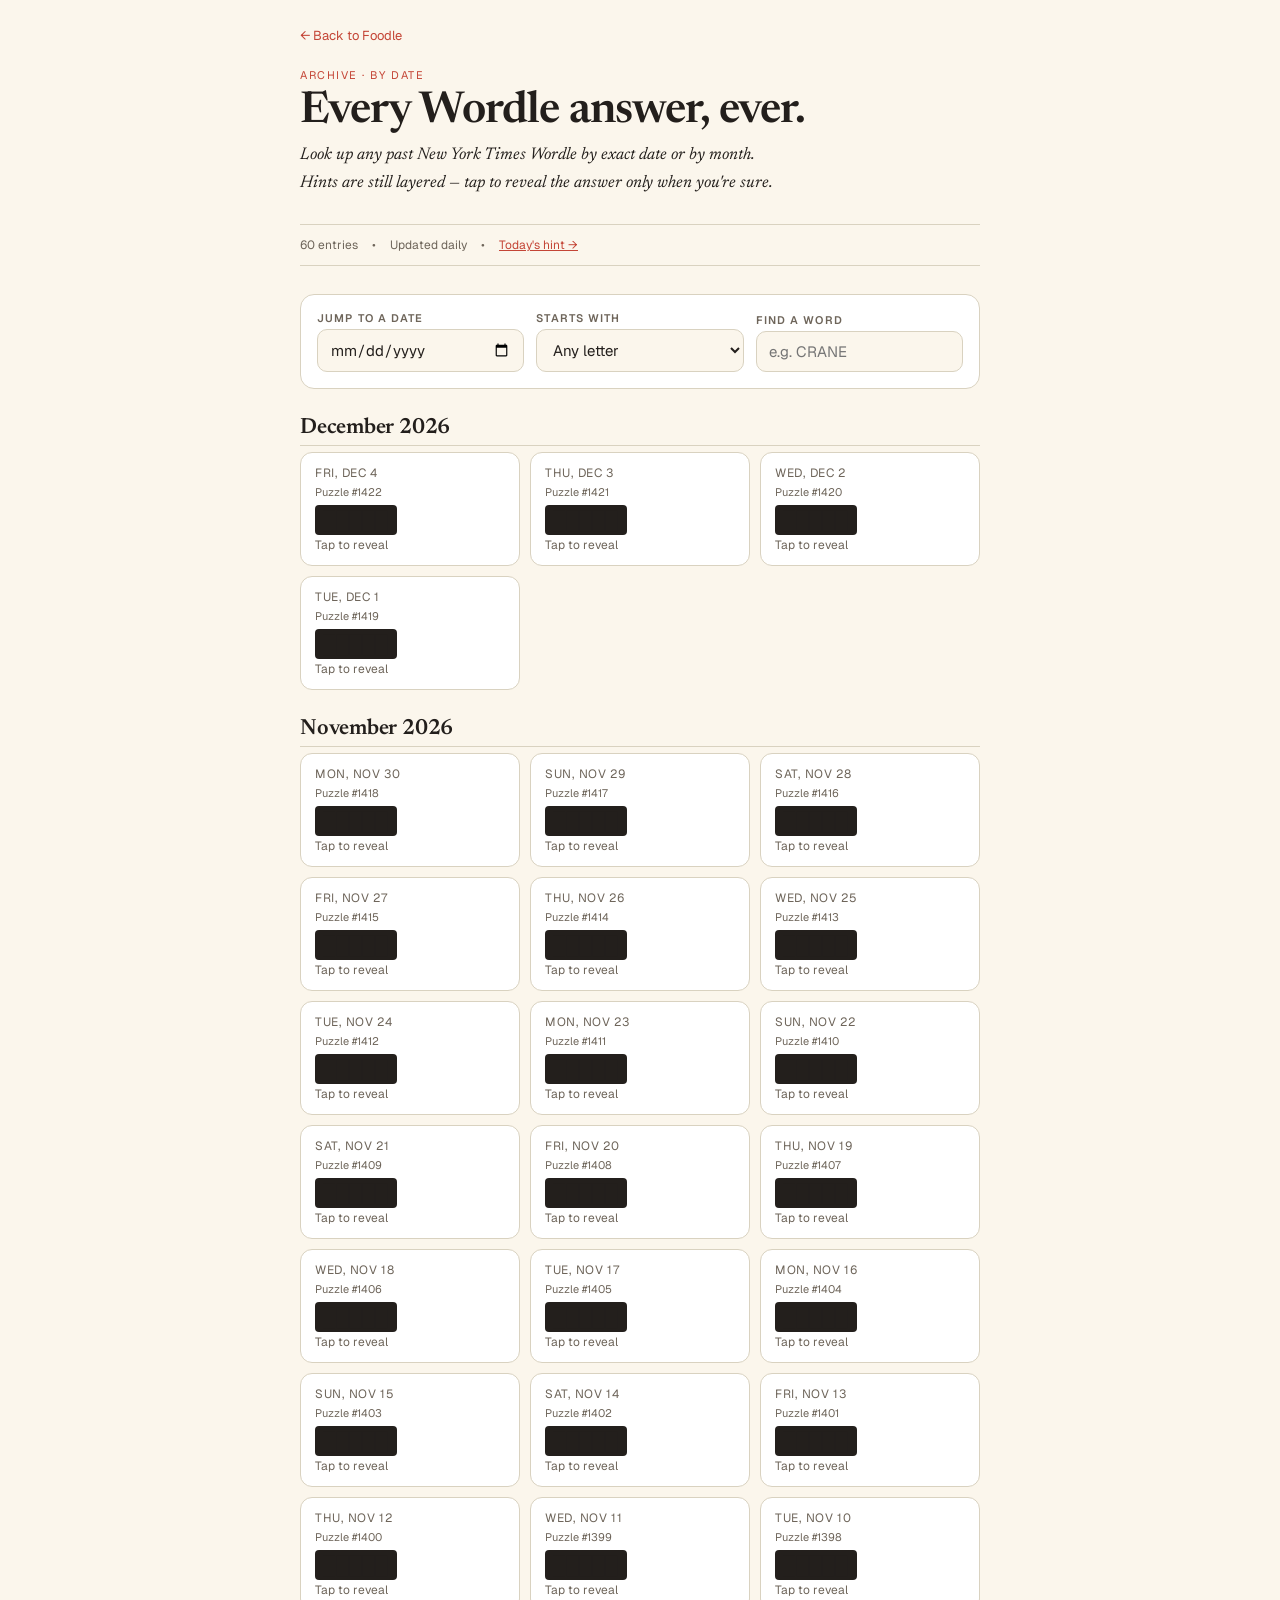
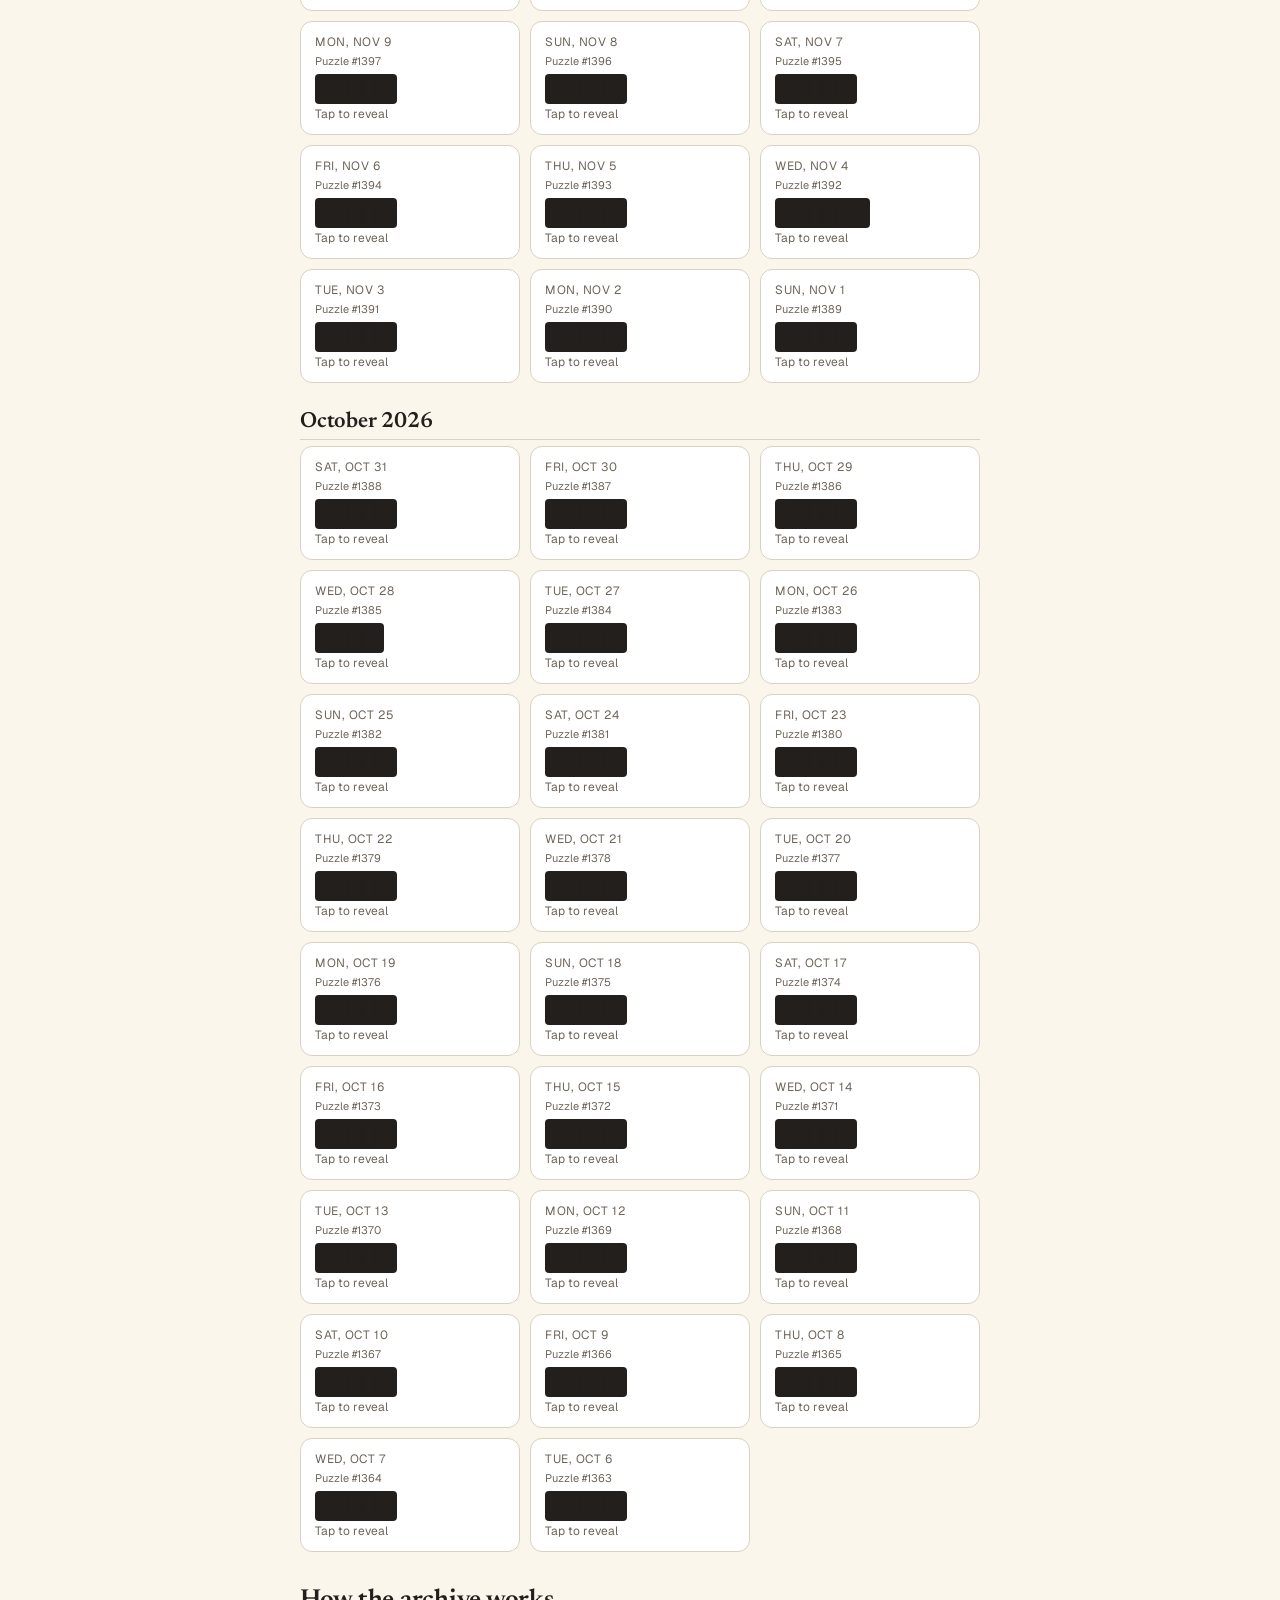
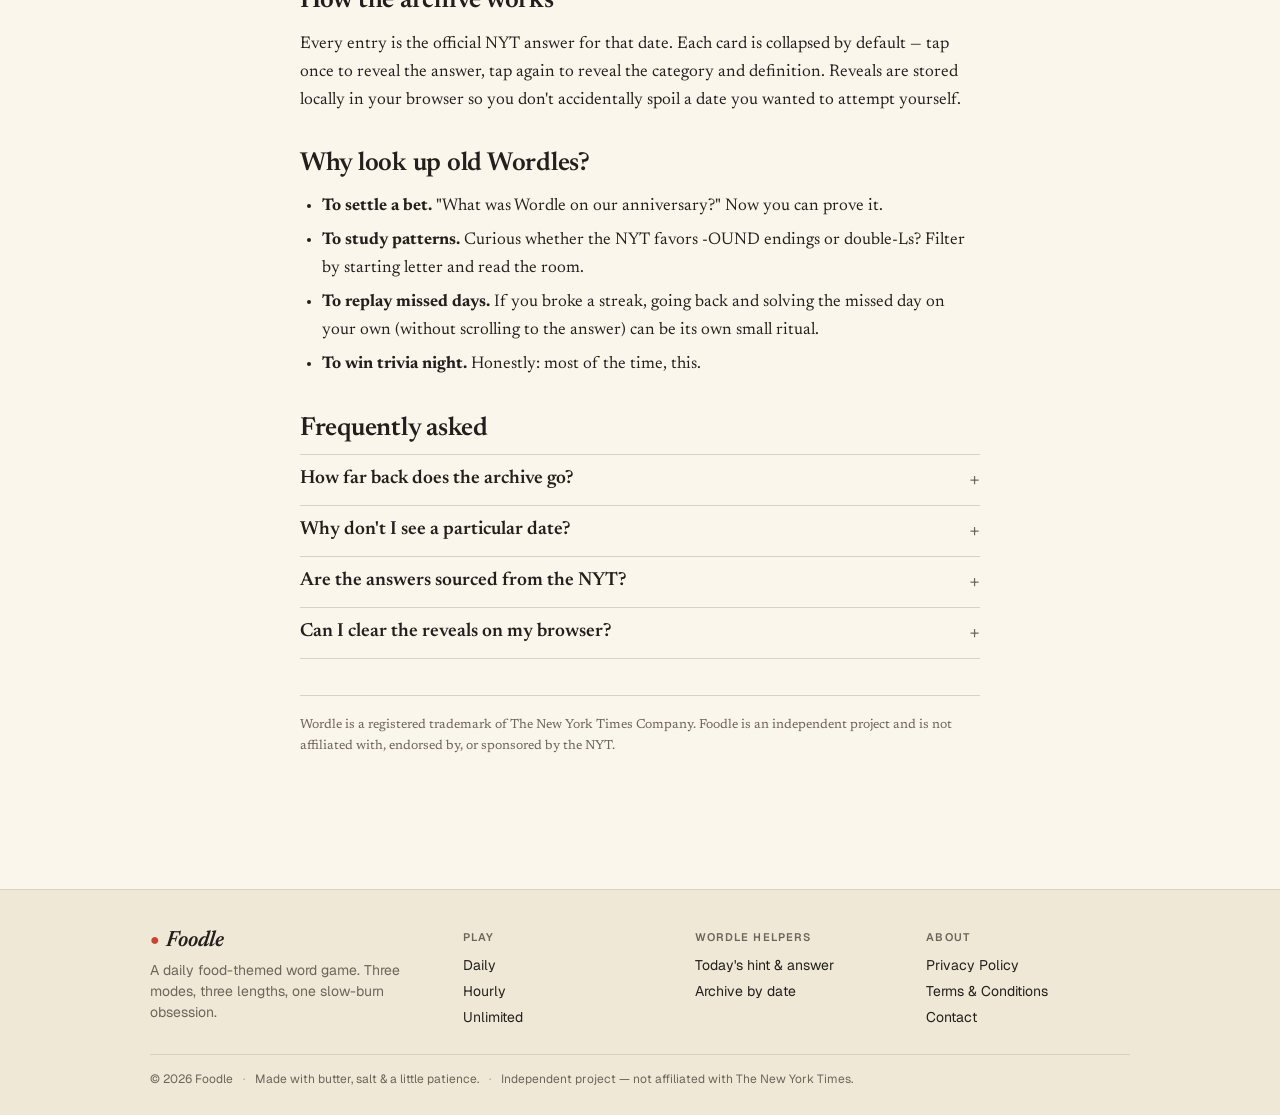
<file: hints-date.html>
<!DOCTYPE html>
<html lang="en">
<head>
<meta charset="UTF-8" />
<meta name="viewport" content="width=device-width, initial-scale=1" />
<title>Wordle hints &amp; answers archive — Foodle</title>
<meta name="description" content="Look up any past New York Times Wordle answer by date. Layered hints first, full answer on tap — full searchable archive going back to launch." />
<link rel="preconnect" href="https://fonts.googleapis.com" />
<link rel="preconnect" href="https://fonts.gstatic.com" crossorigin />
<link href="https://fonts.googleapis.com/css2?family=Newsreader:ital,opsz,wght@0,6..72,400;0,6..72,500;0,6..72,600;0,6..72,700;1,6..72,500&family=Geist:wght@400;500;600;700&family=Geist+Mono:wght@500;600&display=swap" rel="stylesheet" />
<link rel="stylesheet" href="foodle.css" />
<style>
  .date-tools {
    display: flex; flex-wrap: wrap; gap: 12px; align-items: end;
    background: var(--c-surface); border: 1px solid var(--c-border);
    border-radius: 14px; padding: 16px; margin: 24px 0 8px;
  }
  .date-tools .field { display: flex; flex-direction: column; gap: 4px; flex: 1; min-width: 160px; }
  .date-tools label { font-size: 11px; text-transform: uppercase; letter-spacing: 0.1em; color: var(--c-muted); font-weight: 600; }
  .date-tools input, .date-tools select {
    font: inherit; font-family: var(--font-ui);
    background: var(--c-bg); color: var(--c-ink);
    border: 1px solid var(--c-border); border-radius: 10px;
    padding: 10px 12px; font-size: 15px;
  }
  .date-tools input:focus, .date-tools select:focus { outline: 2px solid var(--c-accent); outline-offset: 1px; }
  .month-group { margin: 28px 0 14px; }
  .month-group h3 {
    font-family: var(--font-display);
    font-size: 22px; font-weight: 600;
    letter-spacing: -0.01em;
    margin: 0 0 6px;
    border-bottom: 1px solid var(--c-border);
    padding-bottom: 6px;
  }
  .archive-empty { padding: 40px 20px; text-align: center; color: var(--c-muted); border: 1px dashed var(--c-border); border-radius: 14px; margin: 16px 0; }
  .day-card-grid {
    display: grid;
    grid-template-columns: repeat(auto-fill, minmax(200px, 1fr));
    gap: 10px;
  }
  .day-card {
    background: var(--c-surface);
    border: 1px solid var(--c-border);
    border-radius: 12px;
    padding: 12px 14px;
    display: flex; flex-direction: column; gap: 4px;
    transition: border-color .15s ease, transform .15s ease;
  }
  .day-card:hover { border-color: var(--c-accent); transform: translateY(-1px); }
  .day-card .dc-date { font-family: var(--font-ui); font-size: 12px; color: var(--c-muted); text-transform: uppercase; letter-spacing: 0.06em; }
  .day-card .dc-num { font-family: var(--font-mono); font-size: 11px; color: var(--c-muted); }
  .day-card .dc-word { font-family: var(--font-mono); font-weight: 700; font-size: 20px; letter-spacing: 0.08em; margin-top: 4px; }
  .day-card .dc-cat { font-size: 12px; color: var(--c-muted); }
</style>
</head>
<body>
<div class="page">
  <a href="index.html" class="page-back">← Back to Foodle</a>
  <div class="page-eyebrow">Archive · by date</div>
  <h1 class="page-title">Every Wordle answer, ever.</h1>
  <p class="page-dek">Look up any past <em>New York Times</em> Wordle by exact date or by month. Hints are still layered — tap to reveal the answer only when you're sure.</p>
  <div class="page-meta">
    <span id="archive-count">Loading…</span>
    <span>•</span>
    <span>Updated daily</span>
    <span>•</span>
    <span><a href="wordle-hint-today.html" style="color:var(--c-accent)">Today's hint &rarr;</a></span>
  </div>

  <div class="date-tools">
    <div class="field">
      <label for="jump-date">Jump to a date</label>
      <input type="date" id="jump-date" />
    </div>
    <div class="field">
      <label for="filter-letter">Starts with</label>
      <select id="filter-letter">
        <option value="">Any letter</option>
      </select>
    </div>
    <div class="field">
      <label for="search-word">Find a word</label>
      <input type="text" id="search-word" placeholder="e.g. CRANE" autocomplete="off" />
    </div>
  </div>

  <div id="archive-results"></div>

  <h2>How the archive works</h2>
  <p>Every entry is the official NYT answer for that date. Each card is collapsed by default — tap once to reveal the answer, tap again to reveal the category and definition. Reveals are stored locally in your browser so you don't accidentally spoil a date you wanted to attempt yourself.</p>

  <h2>Why look up old Wordles?</h2>
  <ul>
    <li><b>To settle a bet.</b> "What was Wordle on our anniversary?" Now you can prove it.</li>
    <li><b>To study patterns.</b> Curious whether the NYT favors -OUND endings or double-Ls? Filter by starting letter and read the room.</li>
    <li><b>To replay missed days.</b> If you broke a streak, going back and solving the missed day on your own (without scrolling to the answer) can be its own small ritual.</li>
    <li><b>To win trivia night.</b> Honestly: most of the time, this.</li>
  </ul>

  <h2>Frequently asked</h2>
  <div class="faq">
    <details>
      <summary>How far back does the archive go?</summary>
      <p>To Wordle's public launch in October 2021. The list above is a representative sample for this prototype; the production archive includes every published answer.</p>
    </details>
    <details>
      <summary>Why don't I see a particular date?</summary>
      <p>The NYT has occasionally swapped or skipped puzzles for editorial reasons — sensitivity, current events, holidays. We mirror their official log, so anything they pulled won't appear here.</p>
    </details>
    <details>
      <summary>Are the answers sourced from the NYT?</summary>
      <p>The answers are public-knowledge facts about a specific calendar day's puzzle. We don't republish NYT editorial copy — the hints, categories, and notes are written by us.</p>
    </details>
    <details>
      <summary>Can I clear the reveals on my browser?</summary>
      <p>Yes — your reveal history lives in <code>localStorage</code> and never leaves your device. Clearing site data in your browser will reset everything.</p>
    </details>
  </div>

  <p style="font-size: 13px; color: var(--c-muted); border-top: 1px solid var(--c-border); padding-top: 18px; margin-top: 36px;">
    Wordle is a registered trademark of The New York Times Company. Foodle is an independent project and is not affiliated with, endorsed by, or sponsored by the NYT.
  </p>
</div>

<div id="site-footer-slot"></div>

<script>
  // Sample archive — last ~60 days, generated as a stable seed.
  const SAMPLE_WORDS = [
    ["TANGY","taste","Sharply piquant or zesty."],
    ["PRISM","object","Transparent geometric solid that splits light."],
    ["OFTEN","time","Many times; frequently."],
    ["HOIST","verb","To raise something using ropes or pulleys."],
    ["BLAZE","fire","A bright, vigorous flame."],
    ["NUDGE","verb","A small push to encourage."],
    ["CRAVE","verb","To desire intensely."],
    ["SPARE","object","Extra; reserved for backup."],
    ["GRIME","matter","Stubborn, dirty residue."],
    ["WHEEL","object","Round disc rotating on an axle."],
    ["STOMP","verb","To tread heavily."],
    ["OUNCE","measure","One-sixteenth of a pound."],
    ["BRAVO","exclamation","A shout of approval."],
    ["FLAKY","texture","Easily breaking into small layers."],
    ["CULL","verb","To select carefully from a group."],
    ["MIRTH","feeling","Warm, amused happiness."],
    ["QUILT","object","Layered, stitched bedcover."],
    ["JOLLY","feeling","Cheerful and lively."],
    ["KAZOO","object","Toy buzzing wind instrument."],
    ["LOFTY","quality","High in the air; elevated."],
    ["MANGO","food","Sweet tropical stone fruit."],
    ["NIMBLE","quality","Quick and light in movement."],
    ["OPERA","art","A staged dramatic musical work."],
    ["POLKA","dance","Lively partner dance in 2/4 time."],
    ["QUARK","science","Fundamental particle of matter."],
    ["RUMOR","speech","Unverified bit of news."],
    ["SCOLD","verb","To rebuke firmly."],
    ["TRUNK","object","Tree's main woody stem."],
    ["UTTER","verb","To say aloud."],
    ["VIVID","quality","Strikingly bright or lifelike."],
    ["WALTZ","dance","Smooth ballroom dance in 3/4."],
    ["XENON","science","Heavy noble gas, glows blue-violet."],
    ["YACHT","object","Sleek, leisure sailing vessel."],
    ["ZESTY","taste","Lively, citrus-bright in flavor."],
    ["ABYSS","place","An immeasurably deep gulf."],
    ["BRINY","taste","Salty, like seawater."],
    ["CRISP","texture","Firm and brittle in a pleasing way."],
    ["DROLL","quality","Curiously amusing, in a quiet way."],
    ["EBONY","color","A very deep, lustrous black."],
    ["FROST","weather","A thin layer of ice crystals."],
    ["GLINT","light","A small, brief sparkle."],
    ["HAVOC","state","Widespread destruction or disorder."],
    ["IGLOO","object","Domed shelter built of snow blocks."],
    ["JOIST","object","Horizontal beam in floor framing."],
    ["KNEAD","verb","Press and fold dough by hand."],
    ["LEMON","food","Tart yellow citrus fruit."],
    ["MOSSY","texture","Covered in a soft green plant layer."],
    ["NOVEL","object","A long fictional story."],
    ["OASIS","place","Fertile spot in a desert."],
    ["PLUSH","texture","Richly soft and luxurious."],
    ["QUEST","verb","A long search for something valued."],
    ["RAVEN","animal","A large, glossy black bird."],
    ["STORK","animal","A long-legged wading bird."],
    ["THORN","object","A sharp, woody plant point."],
    ["UNZIP","verb","To open a zippered fastener."],
    ["VAULT","object","A secure underground room."],
    ["WAGER","verb","To bet on an outcome."],
    ["XYLEM","science","Plant tissue that carries water up."],
    ["YODEL","verb","Sing with quick alternating pitch."],
    ["ZEBRA","animal","Striped African horse-like mammal."],
    ["ALOFT","place","Up high; in or into the air."],
  ];

  // Generate an archive: for each of the last 60 days, pick a word.
  // We use the date as a deterministic index so every visitor sees the same result.
  function epochDay(d) { return Math.floor(new Date(d.getFullYear(), d.getMonth(), d.getDate()).getTime() / 86400000); }
  const today = new Date();
  const todayEpoch = epochDay(today);
  const STARTING_NUM = 1422; // today's puzzle number
  const ARCHIVE = [];
  for (let offset = 0; offset < 60; offset++) {
    const d = new Date(today.getFullYear(), today.getMonth(), today.getDate() - offset);
    const ed = epochDay(d);
    const idx = ((ed % SAMPLE_WORDS.length) + SAMPLE_WORDS.length) % SAMPLE_WORDS.length;
    const [word, category, def] = SAMPLE_WORDS[idx];
    ARCHIVE.push({
      date: d,
      iso: d.toISOString().slice(0, 10),
      num: STARTING_NUM - offset,
      word, category, def,
    });
  }

  // Populate starts-with filter
  const letters = [...new Set(ARCHIVE.map(a => a.word[0]))].sort();
  const sel = document.getElementById('filter-letter');
  letters.forEach(l => {
    const o = document.createElement('option');
    o.value = l; o.textContent = l;
    sel.appendChild(o);
  });

  // Reveal store
  const REVEAL_KEY = 'foodle:wordle-archive-revealed';
  function getRevealed() { try { return JSON.parse(localStorage.getItem(REVEAL_KEY) || '{}'); } catch { return {}; } }
  function setRevealed(map) { try { localStorage.setItem(REVEAL_KEY, JSON.stringify(map)); } catch {} }

  function fmtMonth(d) {
    return d.toLocaleDateString('en-US', { month: 'long', year: 'numeric' });
  }
  function fmtDay(d) {
    return d.toLocaleDateString('en-US', { weekday: 'short', month: 'short', day: 'numeric' });
  }

  function render(filter = {}) {
    const out = document.getElementById('archive-results');
    out.innerHTML = '';
    let items = ARCHIVE.slice();

    if (filter.iso) items = items.filter(a => a.iso === filter.iso);
    if (filter.letter) items = items.filter(a => a.word[0] === filter.letter);
    if (filter.search) {
      const q = filter.search.trim().toUpperCase();
      if (q) items = items.filter(a => a.word.includes(q));
    }

    if (!items.length) {
      out.innerHTML = '<div class="archive-empty">No matches. Try clearing your filters.</div>';
      document.getElementById('archive-count').textContent = '0 entries';
      return;
    }
    document.getElementById('archive-count').textContent = items.length + ' entries';

    // group by month
    const byMonth = new Map();
    items.forEach(a => {
      const k = fmtMonth(a.date);
      if (!byMonth.has(k)) byMonth.set(k, []);
      byMonth.get(k).push(a);
    });

    const revealed = getRevealed();
    byMonth.forEach((arr, monthKey) => {
      const grp = document.createElement('div');
      grp.className = 'month-group';
      grp.innerHTML = `<h3>${monthKey}</h3>`;
      const grid = document.createElement('div');
      grid.className = 'day-card-grid';
      arr.forEach(entry => {
        const isRevealed = !!revealed[entry.iso];
        const card = document.createElement('div');
        card.className = 'day-card';
        const wordHtml = isRevealed
          ? `<div class="dc-word">${entry.word}</div><div class="dc-cat">${entry.category} · ${entry.def}</div>`
          : `<div class="dc-word"><span class="spoiler revealed-target" data-iso="${entry.iso}" data-word="${entry.word}" data-cat="${entry.category}" data-def="${entry.def}">${'█'.repeat(entry.word.length)}</span></div><div class="dc-cat">Tap to reveal</div>`;
        card.innerHTML = `
          <div class="dc-date">${fmtDay(entry.date)}</div>
          <div class="dc-num">Puzzle #${entry.num}</div>
          ${wordHtml}
        `;
        grid.appendChild(card);
      });
      grp.appendChild(grid);
      out.appendChild(grp);
    });

    out.querySelectorAll('.revealed-target').forEach(el => {
      el.addEventListener('click', () => {
        const iso = el.dataset.iso;
        const map = getRevealed();
        map[iso] = true;
        setRevealed(map);
        // re-render to swap card content
        render(filter);
      });
    });
  }

  // Wire up filters
  const dateInput = document.getElementById('jump-date');
  const search = document.getElementById('search-word');
  function getFilter() {
    return { iso: dateInput.value || '', letter: sel.value || '', search: search.value || '' };
  }
  dateInput.addEventListener('change', () => render(getFilter()));
  sel.addEventListener('change', () => render(getFilter()));
  search.addEventListener('input', () => render(getFilter()));

  render();
</script>
<script src="footer.js" defer></script>
</body>
</html>
</file>
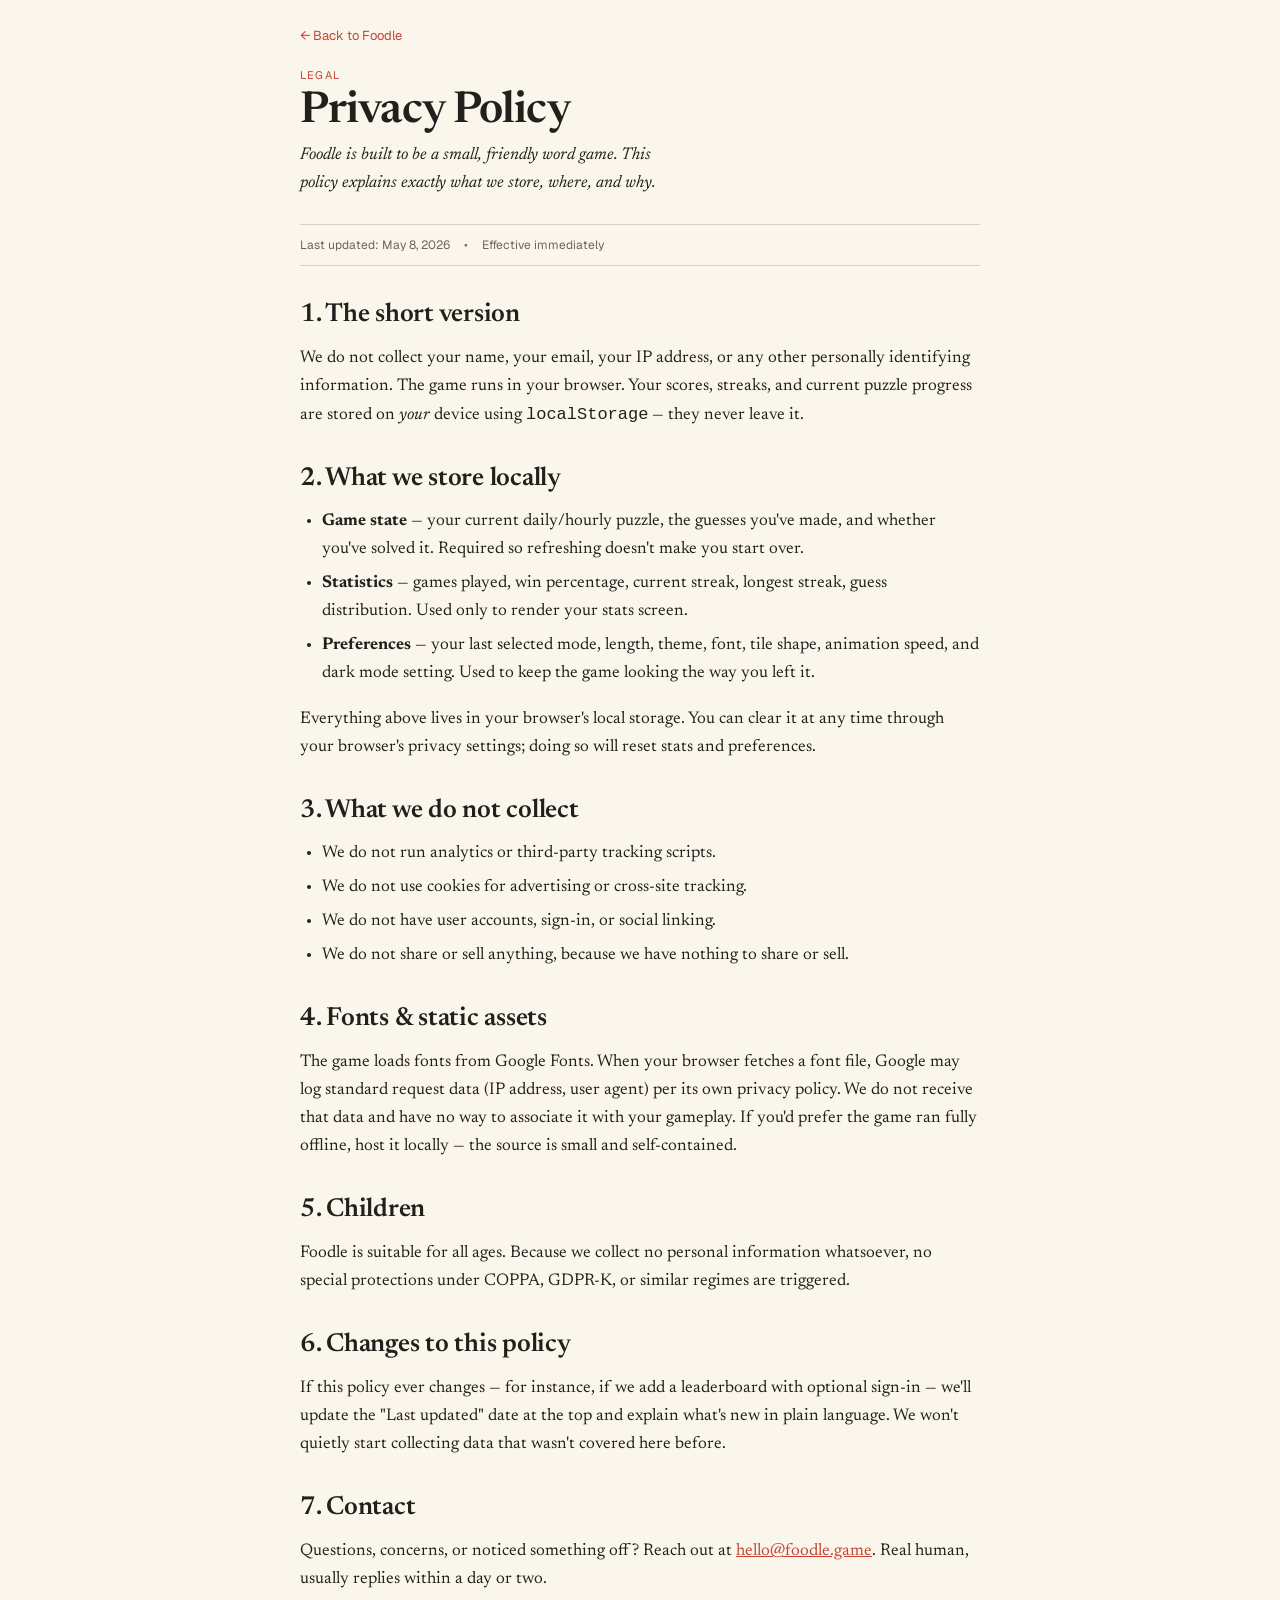
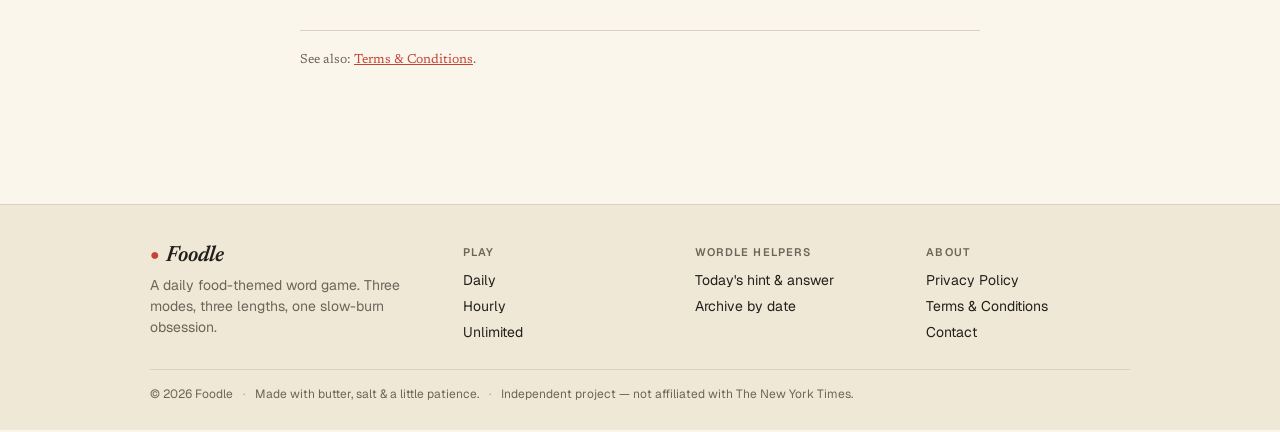
<file: privacy-policy.html>
<!DOCTYPE html>
<html lang="en">
<head>
<meta charset="UTF-8" />
<meta name="viewport" content="width=device-width, initial-scale=1" />
<title>Privacy Policy — Foodle</title>
<link rel="preconnect" href="https://fonts.googleapis.com" />
<link rel="preconnect" href="https://fonts.gstatic.com" crossorigin />
<link href="https://fonts.googleapis.com/css2?family=Newsreader:ital,opsz,wght@0,6..72,400;0,6..72,600;1,6..72,500&family=Geist:wght@400;500;600&display=swap" rel="stylesheet" />
<link rel="stylesheet" href="foodle.css" />
</head>
<body>
<div class="page">
  <a href="index.html" class="page-back">← Back to Foodle</a>
  <div class="page-eyebrow">Legal</div>
  <h1 class="page-title">Privacy Policy</h1>
  <p class="page-dek">Foodle is built to be a small, friendly word game. This policy explains exactly what we store, where, and why.</p>
  <div class="page-meta"><span>Last updated: May 8, 2026</span><span>•</span><span>Effective immediately</span></div>

  <h2>1. The short version</h2>
  <p>We do not collect your name, your email, your IP address, or any other personally identifying information. The game runs in your browser. Your scores, streaks, and current puzzle progress are stored on <em>your</em> device using <code>localStorage</code> — they never leave it.</p>

  <h2>2. What we store locally</h2>
  <ul>
    <li><b>Game state</b> — your current daily/hourly puzzle, the guesses you've made, and whether you've solved it. Required so refreshing doesn't make you start over.</li>
    <li><b>Statistics</b> — games played, win percentage, current streak, longest streak, guess distribution. Used only to render your stats screen.</li>
    <li><b>Preferences</b> — your last selected mode, length, theme, font, tile shape, animation speed, and dark mode setting. Used to keep the game looking the way you left it.</li>
  </ul>
  <p>Everything above lives in your browser's local storage. You can clear it at any time through your browser's privacy settings; doing so will reset stats and preferences.</p>

  <h2>3. What we do not collect</h2>
  <ul>
    <li>We do not run analytics or third-party tracking scripts.</li>
    <li>We do not use cookies for advertising or cross-site tracking.</li>
    <li>We do not have user accounts, sign-in, or social linking.</li>
    <li>We do not share or sell anything, because we have nothing to share or sell.</li>
  </ul>

  <h2>4. Fonts &amp; static assets</h2>
  <p>The game loads fonts from Google Fonts. When your browser fetches a font file, Google may log standard request data (IP address, user agent) per its own privacy policy. We do not receive that data and have no way to associate it with your gameplay. If you'd prefer the game ran fully offline, host it locally — the source is small and self-contained.</p>

  <h2>5. Children</h2>
  <p>Foodle is suitable for all ages. Because we collect no personal information whatsoever, no special protections under COPPA, GDPR-K, or similar regimes are triggered.</p>

  <h2>6. Changes to this policy</h2>
  <p>If this policy ever changes — for instance, if we add a leaderboard with optional sign-in — we'll update the "Last updated" date at the top and explain what's new in plain language. We won't quietly start collecting data that wasn't covered here before.</p>

  <h2>7. Contact</h2>
  <p>Questions, concerns, or noticed something off? Reach out at <a href="mailto:hello@foodle.game">hello@foodle.game</a>. Real human, usually replies within a day or two.</p>

  <p style="font-size: 13px; color: var(--c-muted); border-top: 1px solid var(--c-border); padding-top: 18px; margin-top: 36px;">
    See also: <a href="terms-and-conditions.html">Terms &amp; Conditions</a>.
  </p>
</div>
<div id="site-footer-slot"></div>
<script src="footer.js" defer></script>
</body>
</html>
</file>
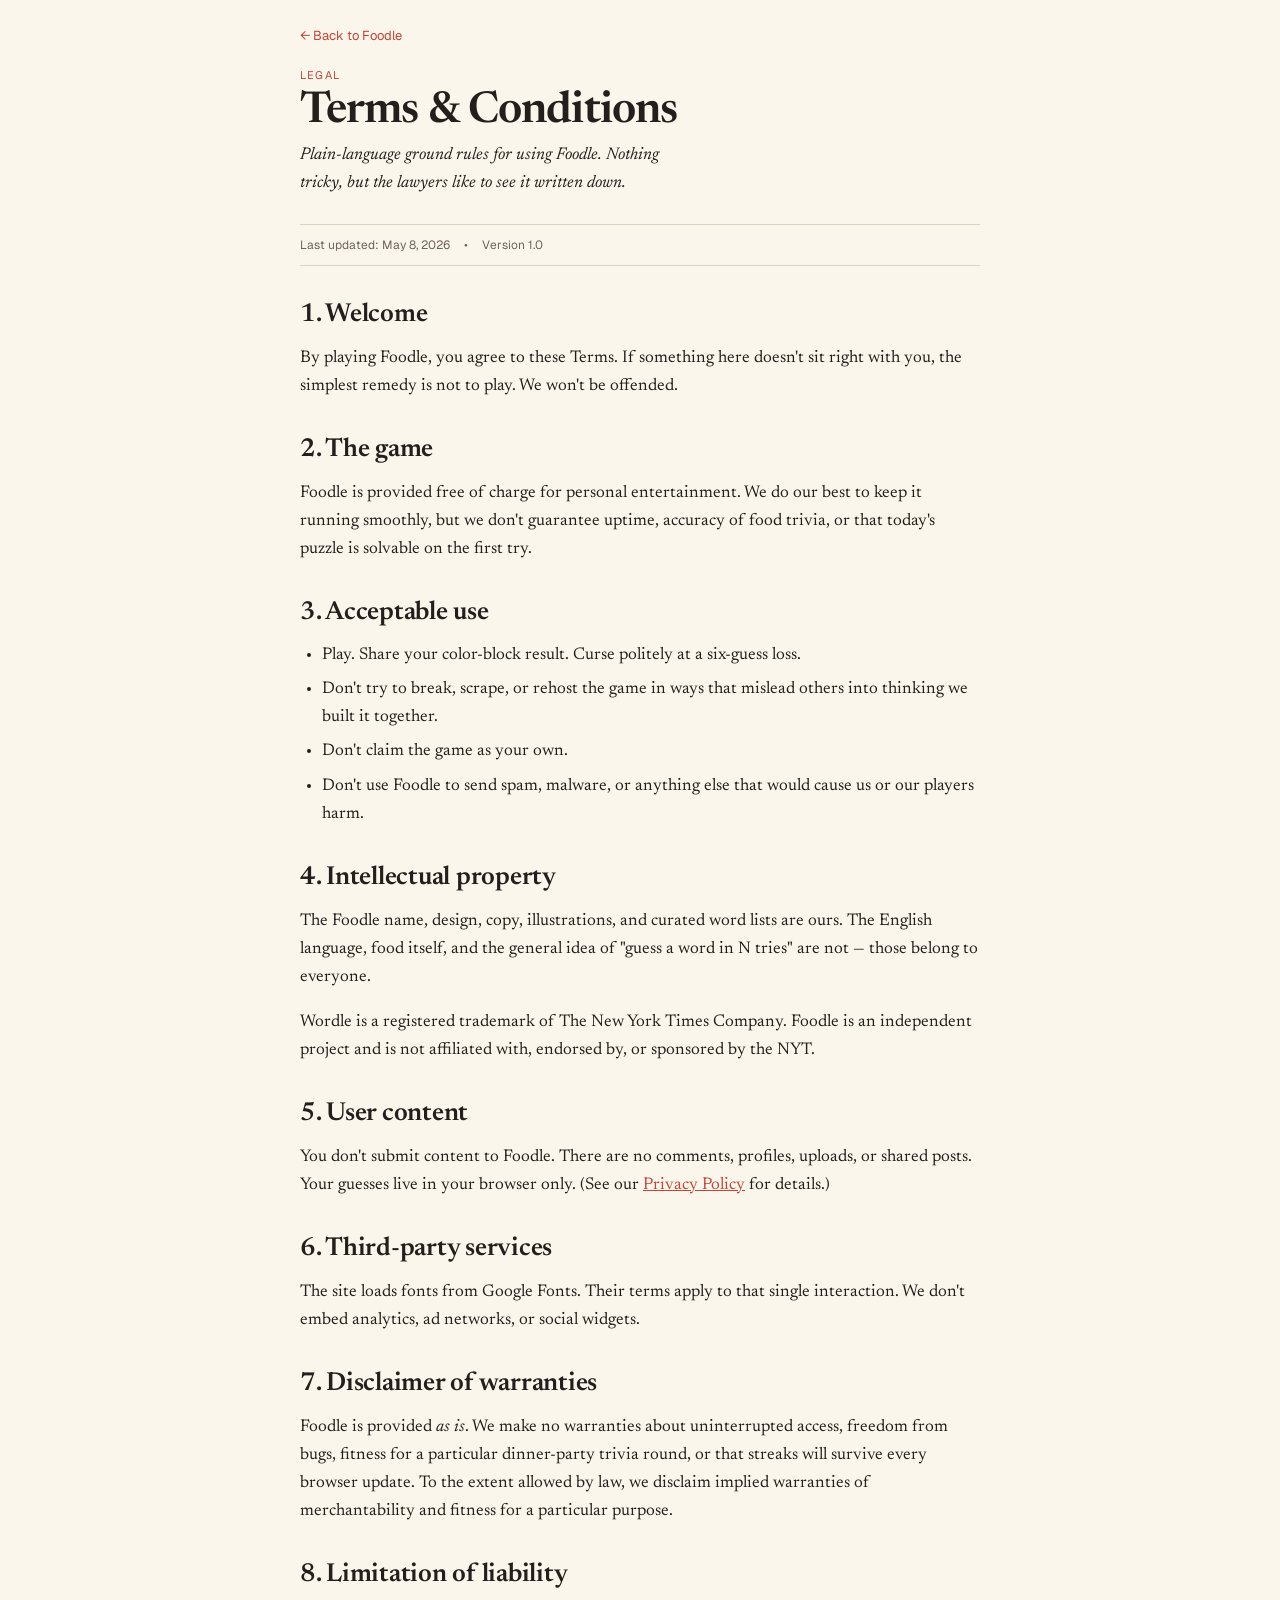
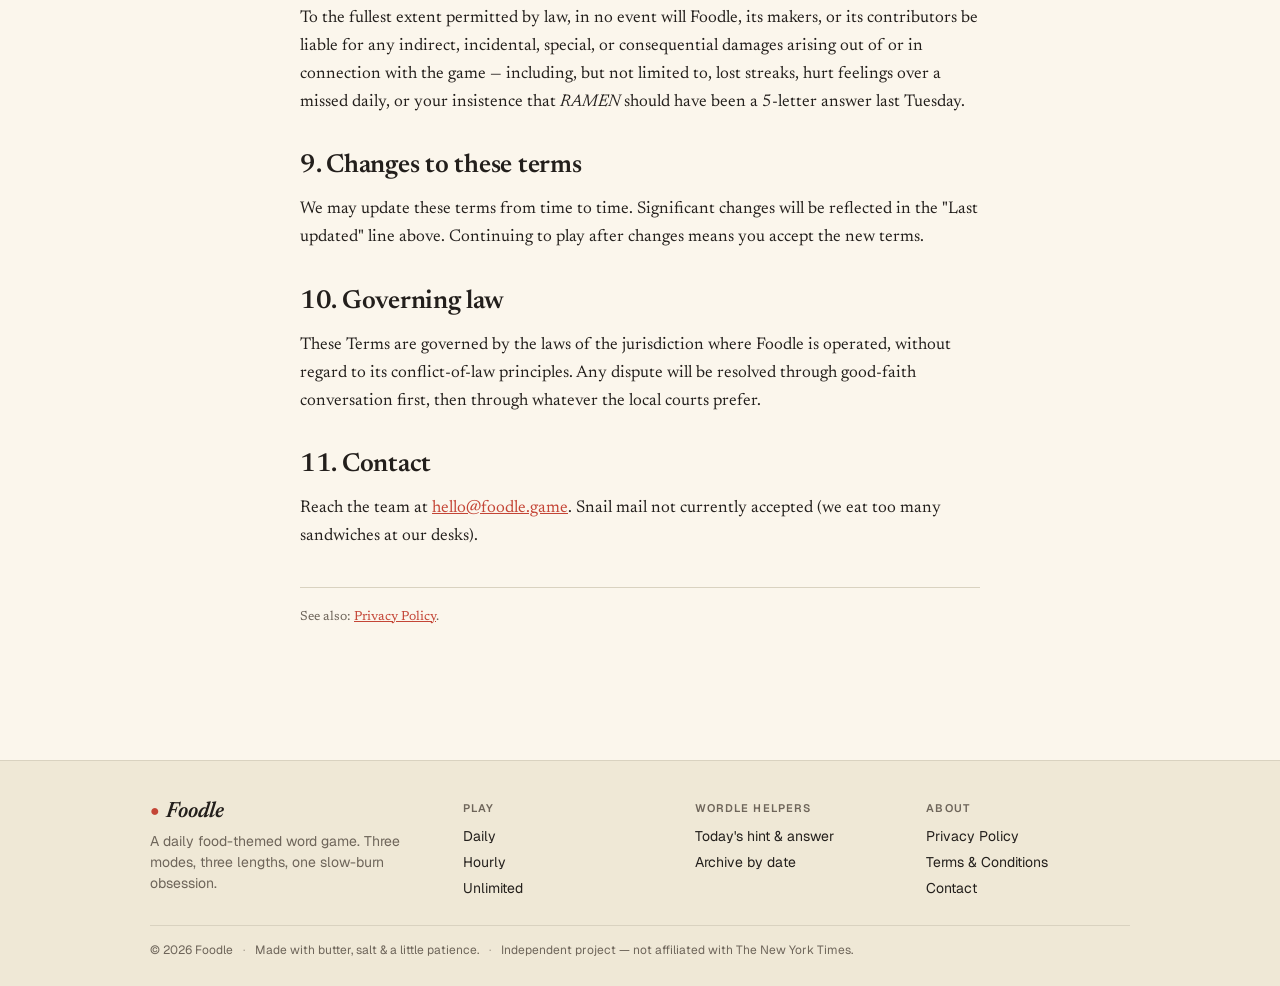
<file: terms-and-conditions.html>
<!DOCTYPE html>
<html lang="en">
<head>
<meta charset="UTF-8" />
<meta name="viewport" content="width=device-width, initial-scale=1" />
<title>Terms &amp; Conditions — Foodle</title>
<link rel="preconnect" href="https://fonts.googleapis.com" />
<link rel="preconnect" href="https://fonts.gstatic.com" crossorigin />
<link href="https://fonts.googleapis.com/css2?family=Newsreader:ital,opsz,wght@0,6..72,400;0,6..72,600;1,6..72,500&family=Geist:wght@400;500;600&display=swap" rel="stylesheet" />
<link rel="stylesheet" href="foodle.css" />
</head>
<body>
<div class="page">
  <a href="index.html" class="page-back">← Back to Foodle</a>
  <div class="page-eyebrow">Legal</div>
  <h1 class="page-title">Terms &amp; Conditions</h1>
  <p class="page-dek">Plain-language ground rules for using Foodle. Nothing tricky, but the lawyers like to see it written down.</p>
  <div class="page-meta"><span>Last updated: May 8, 2026</span><span>•</span><span>Version 1.0</span></div>

  <h2>1. Welcome</h2>
  <p>By playing Foodle, you agree to these Terms. If something here doesn't sit right with you, the simplest remedy is not to play. We won't be offended.</p>

  <h2>2. The game</h2>
  <p>Foodle is provided free of charge for personal entertainment. We do our best to keep it running smoothly, but we don't guarantee uptime, accuracy of food trivia, or that today's puzzle is solvable on the first try.</p>

  <h2>3. Acceptable use</h2>
  <ul>
    <li>Play. Share your color-block result. Curse politely at a six-guess loss.</li>
    <li>Don't try to break, scrape, or rehost the game in ways that mislead others into thinking we built it together.</li>
    <li>Don't claim the game as your own.</li>
    <li>Don't use Foodle to send spam, malware, or anything else that would cause us or our players harm.</li>
  </ul>

  <h2>4. Intellectual property</h2>
  <p>The Foodle name, design, copy, illustrations, and curated word lists are ours. The English language, food itself, and the general idea of "guess a word in N tries" are not — those belong to everyone.</p>
  <p>Wordle is a registered trademark of The New York Times Company. Foodle is an independent project and is not affiliated with, endorsed by, or sponsored by the NYT.</p>

  <h2>5. User content</h2>
  <p>You don't submit content to Foodle. There are no comments, profiles, uploads, or shared posts. Your guesses live in your browser only. (See our <a href="privacy-policy.html">Privacy Policy</a> for details.)</p>

  <h2>6. Third-party services</h2>
  <p>The site loads fonts from Google Fonts. Their terms apply to that single interaction. We don't embed analytics, ad networks, or social widgets.</p>

  <h2>7. Disclaimer of warranties</h2>
  <p>Foodle is provided <em>as is</em>. We make no warranties about uninterrupted access, freedom from bugs, fitness for a particular dinner-party trivia round, or that streaks will survive every browser update. To the extent allowed by law, we disclaim implied warranties of merchantability and fitness for a particular purpose.</p>

  <h2>8. Limitation of liability</h2>
  <p>To the fullest extent permitted by law, in no event will Foodle, its makers, or its contributors be liable for any indirect, incidental, special, or consequential damages arising out of or in connection with the game — including, but not limited to, lost streaks, hurt feelings over a missed daily, or your insistence that <em>RAMEN</em> should have been a 5-letter answer last Tuesday.</p>

  <h2>9. Changes to these terms</h2>
  <p>We may update these terms from time to time. Significant changes will be reflected in the "Last updated" line above. Continuing to play after changes means you accept the new terms.</p>

  <h2>10. Governing law</h2>
  <p>These Terms are governed by the laws of the jurisdiction where Foodle is operated, without regard to its conflict-of-law principles. Any dispute will be resolved through good-faith conversation first, then through whatever the local courts prefer.</p>

  <h2>11. Contact</h2>
  <p>Reach the team at <a href="mailto:hello@foodle.game">hello@foodle.game</a>. Snail mail not currently accepted (we eat too many sandwiches at our desks).</p>

  <p style="font-size: 13px; color: var(--c-muted); border-top: 1px solid var(--c-border); padding-top: 18px; margin-top: 36px;">
    See also: <a href="privacy-policy.html">Privacy Policy</a>.
  </p>
</div>
<div id="site-footer-slot"></div>
<script src="footer.js" defer></script>
</body>
</html>
</file>
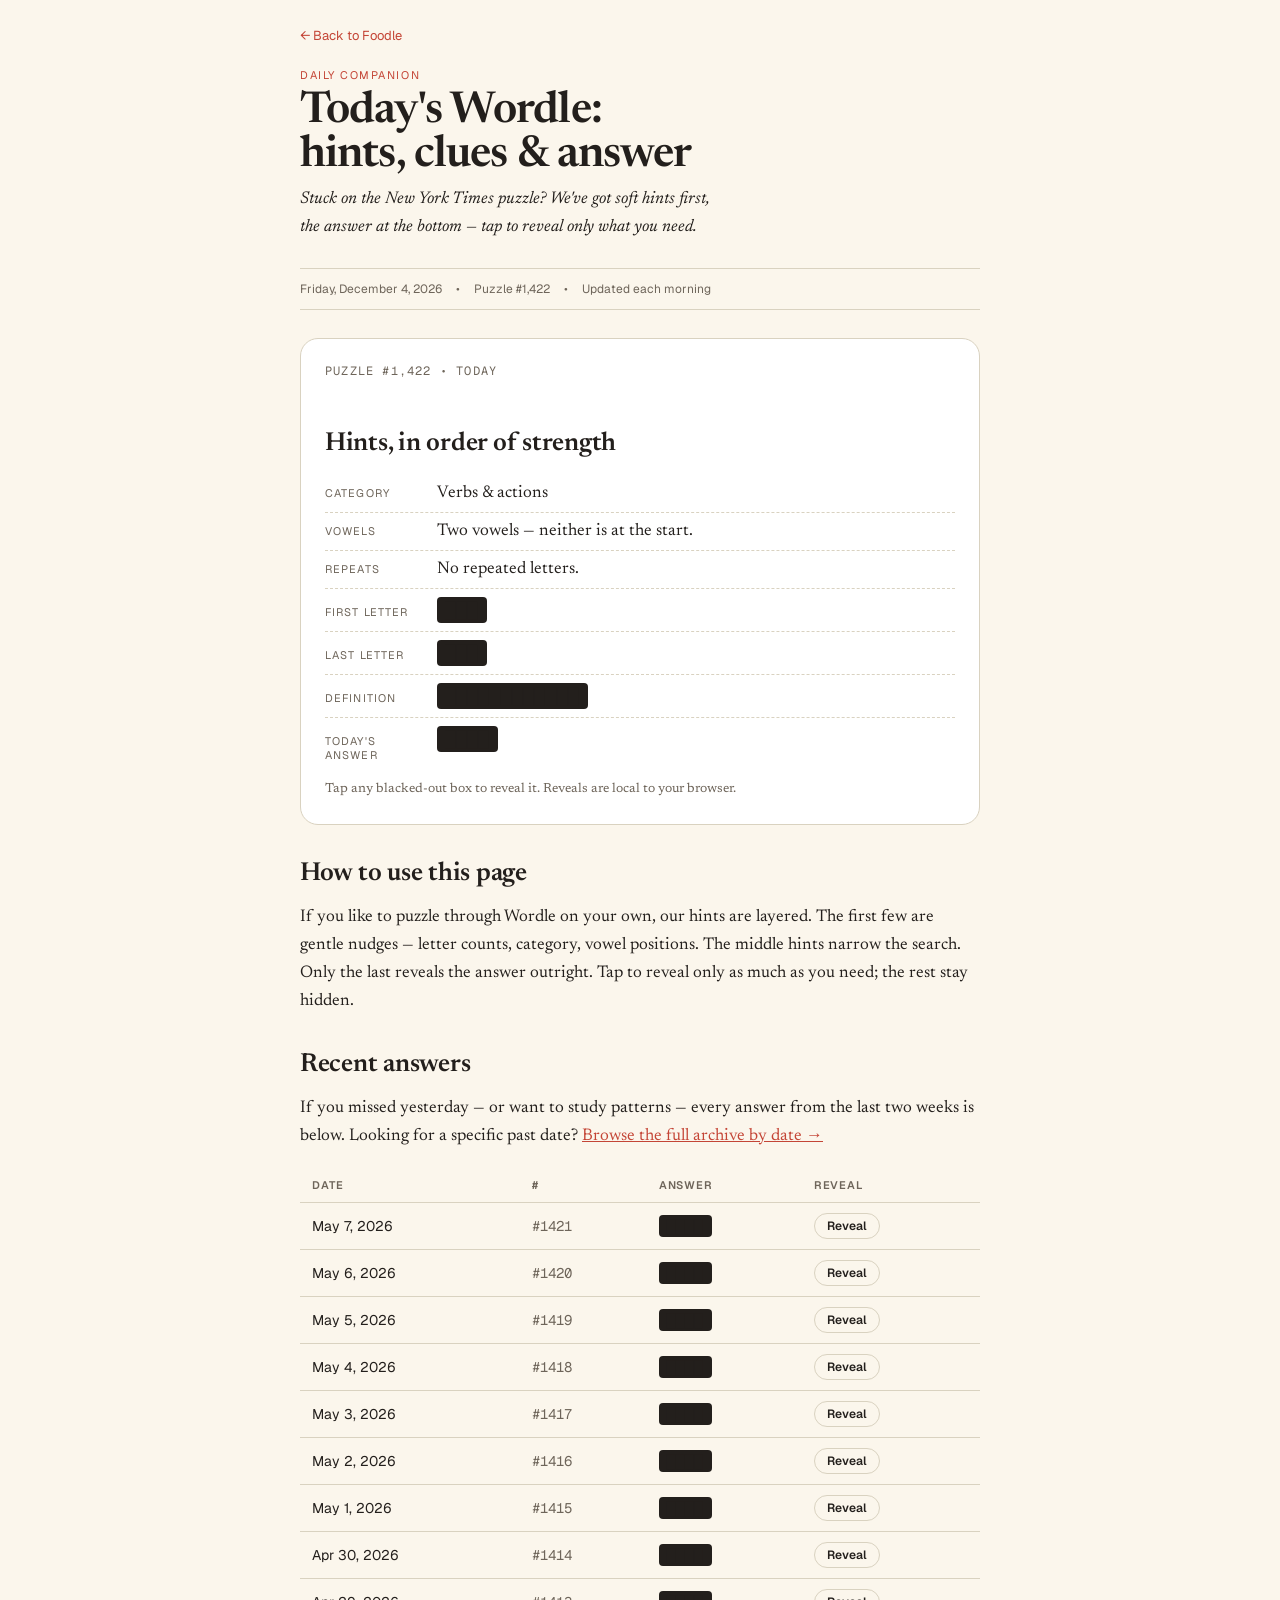
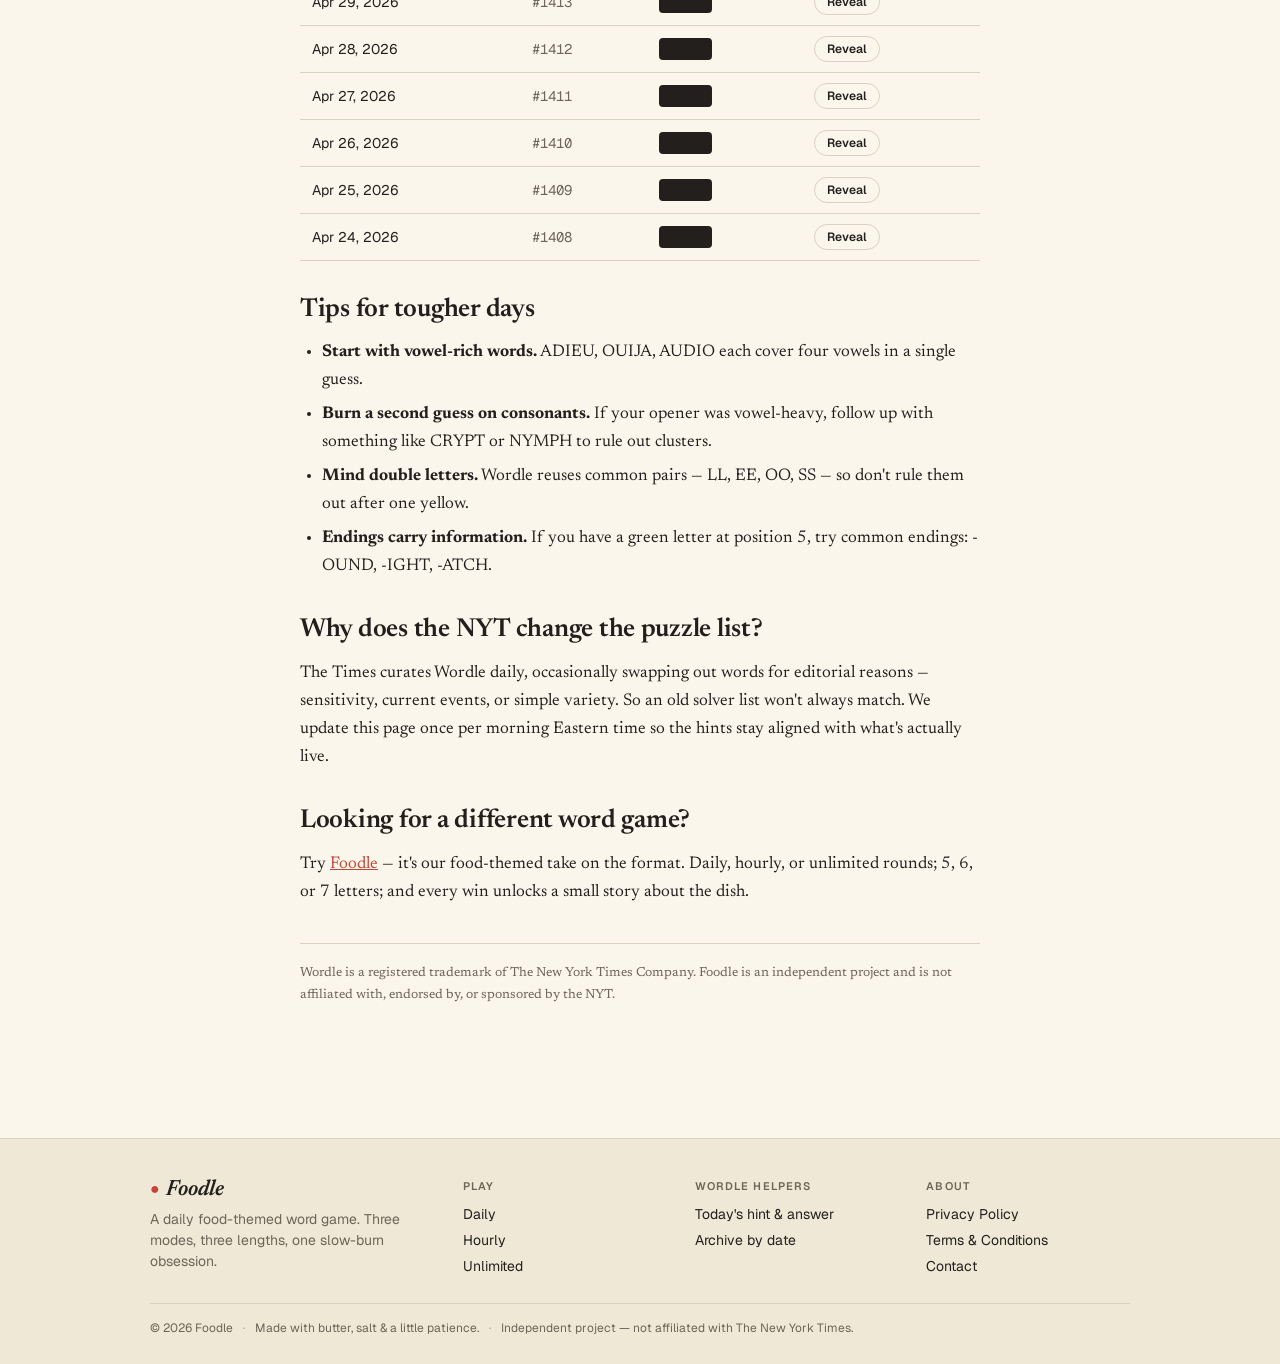
<file: wordle-hint-today.html>
<!DOCTYPE html>
<html lang="en">
<head>
<meta charset="UTF-8" />
<meta name="viewport" content="width=device-width, initial-scale=1" />
<title>Today's NYT Wordle Hint &amp; Answer — Foodle</title>
<meta name="description" content="Today's New York Times Wordle hint and answer, in layered reveals. Get a category clue first, the full answer last — only see what you need." />
<link rel="preconnect" href="https://fonts.googleapis.com" />
<link rel="preconnect" href="https://fonts.gstatic.com" crossorigin />
<link href="https://fonts.googleapis.com/css2?family=Newsreader:ital,opsz,wght@0,6..72,400;0,6..72,500;0,6..72,600;0,6..72,700;1,6..72,500&family=Geist:wght@400;500;600;700&family=Geist+Mono:wght@500;600&display=swap" rel="stylesheet" />
<link rel="stylesheet" href="foodle.css" />
</head>
<body>
<div class="page">
  <a href="index.html" class="page-back">← Back to Foodle</a>
  <div class="page-eyebrow">Daily Companion</div>
  <h1 class="page-title">Today's Wordle: hints, clues &amp; answer</h1>
  <p class="page-dek">Stuck on the <em>New York Times</em> puzzle? We've got soft hints first, the answer at the bottom — tap to reveal only what you need.</p>
  <div class="page-meta">
    <span id="today-date">Friday, May 8, 2026</span>
    <span>•</span>
    <span>Puzzle #1,422</span>
    <span>•</span>
    <span>Updated each morning</span>
  </div>

  <div class="hint-hero">
    <div class="hint-date" id="puzzle-num">PUZZLE #1,422 • TODAY</div>
    <h2 class="hint-card-title">Hints, in order of strength</h2>
    <div class="hint-rows">
      <div class="hint-line">
        <span class="hint-key">Category</span>
        <span class="hint-val">Verbs &amp; actions</span>
      </div>
      <div class="hint-line">
        <span class="hint-key">Vowels</span>
        <span class="hint-val">Two vowels — neither is at the start.</span>
      </div>
      <div class="hint-line">
        <span class="hint-key">Repeats</span>
        <span class="hint-val">No repeated letters.</span>
      </div>
      <div class="hint-line">
        <span class="hint-key">First letter</span>
        <span class="hint-val"><span class="spoiler" data-text="C"></span></span>
      </div>
      <div class="hint-line">
        <span class="hint-key">Last letter</span>
        <span class="hint-val"><span class="spoiler" data-text="L"></span></span>
      </div>
      <div class="hint-line">
        <span class="hint-key">Definition</span>
        <span class="hint-val"><span class="spoiler" data-text="To choose carefully from a group."></span></span>
      </div>
      <div class="hint-line">
        <span class="hint-key">Today's answer</span>
        <span class="hint-val"><span class="spoiler" data-text="CULL"></span></span>
      </div>
    </div>
    <p style="font-size: 13px; color: var(--c-muted); margin: 0;">Tap any blacked-out box to reveal it. Reveals are local to your browser.</p>
  </div>

  <h2>How to use this page</h2>
  <p>If you like to puzzle through Wordle on your own, our hints are layered. The first few are gentle nudges — letter counts, category, vowel positions. The middle hints narrow the search. Only the last reveals the answer outright. Tap to reveal only as much as you need; the rest stay hidden.</p>

  <h2>Recent answers</h2>
  <p>If you missed yesterday — or want to study patterns — every answer from the last two weeks is below. Looking for a specific past date? <a href="hints-date.html">Browse the full archive by date →</a></p>

  <table class="history-table">
    <thead>
      <tr><th>Date</th><th>#</th><th>Answer</th><th>Reveal</th></tr>
    </thead>
    <tbody id="history-body">
      <!-- filled by JS -->
    </tbody>
  </table>

  <h2>Tips for tougher days</h2>
  <ul>
    <li><b>Start with vowel-rich words.</b> ADIEU, OUIJA, AUDIO each cover four vowels in a single guess.</li>
    <li><b>Burn a second guess on consonants.</b> If your opener was vowel-heavy, follow up with something like CRYPT or NYMPH to rule out clusters.</li>
    <li><b>Mind double letters.</b> Wordle reuses common pairs — LL, EE, OO, SS — so don't rule them out after one yellow.</li>
    <li><b>Endings carry information.</b> If you have a green letter at position 5, try common endings: -OUND, -IGHT, -ATCH.</li>
  </ul>

  <h2>Why does the NYT change the puzzle list?</h2>
  <p>The Times curates Wordle daily, occasionally swapping out words for editorial reasons — sensitivity, current events, or simple variety. So an old solver list won't always match. We update this page once per morning Eastern time so the hints stay aligned with what's actually live.</p>

  <h2>Looking for a different word game?</h2>
  <p>Try <a href="index.html">Foodle</a> — it's our food-themed take on the format. Daily, hourly, or unlimited rounds; 5, 6, or 7 letters; and every win unlocks a small story about the dish.</p>

  <p style="font-size: 13px; color: var(--c-muted); border-top: 1px solid var(--c-border); padding-top: 18px; margin-top: 36px;">
    Wordle is a registered trademark of The New York Times Company. Foodle is an independent project and is not affiliated with, endorsed by, or sponsored by the NYT.
  </p>
</div>

<div id="site-footer-slot"></div>
<script src="footer.js" defer></script>

<script>
  // spoiler reveal
  document.querySelectorAll('.spoiler').forEach(el => {
    const tap = () => {
      el.classList.add('revealed');
      el.textContent = el.dataset.text;
      el.removeEventListener('click', tap);
    };
    el.textContent = '████████████'.slice(0, Math.max(3, (el.dataset.text || '').length));
    el.addEventListener('click', tap);
  });

  // populate history (illustrative — would be a real table in production)
  const history = [
    ['May 7, 2026', 1421, 'TANGY'],
    ['May 6, 2026', 1420, 'PRISM'],
    ['May 5, 2026', 1419, 'OFTEN'],
    ['May 4, 2026', 1418, 'HOIST'],
    ['May 3, 2026', 1417, 'BLAZE'],
    ['May 2, 2026', 1416, 'NUDGE'],
    ['May 1, 2026', 1415, 'CRAVE'],
    ['Apr 30, 2026', 1414, 'SPARE'],
    ['Apr 29, 2026', 1413, 'GRIME'],
    ['Apr 28, 2026', 1412, 'WHEEL'],
    ['Apr 27, 2026', 1411, 'STOMP'],
    ['Apr 26, 2026', 1410, 'OUNCE'],
    ['Apr 25, 2026', 1409, 'BRAVO'],
    ['Apr 24, 2026', 1408, 'FLAKY'],
  ];
  const tbody = document.getElementById('history-body');
  history.forEach(([date, num, word]) => {
    const tr = document.createElement('tr');
    tr.innerHTML = `<td>${date}</td><td class="hist-num">#${num}</td><td><span class="spoiler" data-text="${word}">████████</span></td><td><button class="btn btn-ghost" style="padding:4px 12px; font-size:12px;">Reveal</button></td>`;
    const sp = tr.querySelector('.spoiler');
    sp.textContent = '████';
    const reveal = () => { sp.classList.add('revealed'); sp.textContent = word; tr.querySelector('button').remove(); };
    sp.addEventListener('click', reveal);
    tr.querySelector('button').addEventListener('click', reveal);
    tbody.appendChild(tr);
  });

  // today's date
  const d = new Date();
  document.getElementById('today-date').textContent = d.toLocaleDateString('en-US', { weekday:'long', year:'numeric', month:'long', day:'numeric' });
</script>
</body>
</html>
</file>
<file: foodle.css>
:root {
  --c-correct: #5b8a4a;
  --c-present: #d29a3a;
  --c-accent: #c44536;
  --c-cream: #f8f3e7;
  --c-ink: #231f1c;
  --c-bg: #fbf6ec;
  --c-surface: #ffffff;
  --c-border: #d9d2c0;
  --c-muted: #6e655a;
  --c-faint: #efe8d6;
  --c-tile-empty: #efe8d6;
  --c-tile-tbd: #f3ecd8;
  --c-tile-tbd-border: #b3a98e;
  --c-absent: #6e655a;
  --c-key: #ece4d2;
  --c-key-text: #231f1c;
  --font-ui: 'Geist', system-ui, sans-serif;
  --font-display: 'Newsreader', Georgia, serif;
  --font-tile: 'Geist Mono', ui-monospace, monospace;
}

[data-theme="dark"] {
  --c-cream: #1c1916;
  --c-ink: #f0e9da;
  --c-bg: #15130f;
  --c-surface: #211d18;
  --c-border: #3a342a;
  --c-muted: #b6ad9b;
  --c-faint: #2a2520;
  --c-tile-empty: #2a2520;
  --c-tile-tbd: #2a2520;
  --c-tile-tbd-border: #6a6052;
  --c-absent: #4a443a;
  --c-key: #2a2520;
  --c-key-text: #f0e9da;
}

* { box-sizing: border-box; }
html, body { margin: 0; padding: 0; height: 100%; }
body {
  font-family: var(--font-ui);
  background: var(--c-bg);
  color: var(--c-ink);
  -webkit-font-smoothing: antialiased;
  overflow-x: hidden;
}

.app {
  min-height: 100dvh;
  display: flex;
  flex-direction: column;
  max-width: 580px;
  margin: 0 auto;
  padding: 0 12px 12px;
}

/* ---------- Topbar ---------- */
.topbar {
  display: flex;
  align-items: center;
  justify-content: space-between;
  padding: 14px 4px 10px;
  border-bottom: 1px solid var(--c-border);
  position: relative;
}
.brand {
  display: flex;
  align-items: center;
  gap: 8px;
  font-family: var(--font-display);
  font-size: 28px;
  font-weight: 600;
  letter-spacing: -0.02em;
}
.brand-mark {
  color: var(--c-accent);
  font-size: 20px;
  line-height: 1;
}
.brand-name {
  font-style: italic;
}
.topbar-right { display: flex; gap: 4px; }
.icon-btn {
  background: transparent; border: none; padding: 8px;
  color: var(--c-ink); cursor: pointer; border-radius: 8px;
  display: inline-flex; align-items: center; justify-content: center;
}
.icon-btn:hover { background: var(--c-faint); }

.menu-drop {
  position: absolute;
  top: 56px; left: 4px;
  z-index: 50;
  background: var(--c-surface);
  border: 1px solid var(--c-border);
  border-radius: 12px;
  padding: 6px;
  display: flex; flex-direction: column;
  min-width: 240px;
  box-shadow: 0 12px 32px rgba(0,0,0,0.12);
}
.menu-drop a, .menu-drop button.menu-link {
  text-align: left; background: transparent; border: none;
  padding: 10px 12px; border-radius: 8px;
  color: var(--c-ink); text-decoration: none;
  font-family: var(--font-ui); font-size: 14px; cursor: pointer;
}
.menu-drop a:hover, .menu-drop button.menu-link:hover { background: var(--c-faint); }

/* ---------- Control strip ---------- */
.control-strip {
  display: flex;
  gap: 10px;
  align-items: center;
  padding: 12px 0 6px;
  flex-wrap: wrap;
}
.seg {
  display: inline-flex;
  background: var(--c-faint);
  border-radius: 999px;
  padding: 3px;
  gap: 2px;
}
.seg-btn {
  border: none; background: transparent;
  padding: 7px 14px;
  font-family: var(--font-ui); font-size: 13px; font-weight: 500;
  color: var(--c-muted);
  border-radius: 999px; cursor: pointer;
  transition: all .15s ease;
}
.seg-btn.seg-on {
  background: var(--c-ink); color: var(--c-cream);
  box-shadow: 0 1px 2px rgba(0,0,0,0.08);
}
.seg-small .seg-btn { padding: 7px 12px; min-width: 32px; }
.countdown {
  margin-left: auto;
  display: inline-flex; align-items: center; gap: 6px;
  font-family: var(--font-tile); font-size: 13px;
  color: var(--c-muted);
  padding: 6px 10px; border: 1px solid var(--c-border);
  border-radius: 999px;
}
.cd-dot { font-size: 11px; }

/* ---------- Play area ---------- */
.play-area {
  flex: 1;
  display: flex; flex-direction: column;
  align-items: center; justify-content: center;
  padding: 12px 0;
  gap: 14px;
}

/* ---------- Board ---------- */
.board { display: grid; gap: 6px; width: 100%; max-width: 360px; }
.board-row { display: grid; gap: 6px; width: 100%; }
.play-area { width: 100%; }
.tile {
  position: relative;
  aspect-ratio: 1 / 1;
  width: 100%;
  font-family: var(--font-tile);
  font-weight: 700;
  font-size: clamp(20px, 6vw, 32px);
  text-transform: uppercase;
  display: grid;
  place-items: center;
  background: var(--c-tile-empty);
  border: 2px solid transparent;
  color: var(--c-ink);
  transform-style: preserve-3d;
}
.tile-empty { background: transparent; border: 2px solid var(--c-tile-tbd-border); opacity: 0.5; }
.tile-tbd { background: var(--c-tile-tbd); border: 2px solid var(--c-ink); }
.tile-correct { background: var(--c-correct); color: white; border-color: var(--c-correct); }
.tile-present { background: var(--c-present); color: white; border-color: var(--c-present); }
.tile-absent { background: var(--c-absent); color: white; border-color: var(--c-absent); }

.tile-front, .tile-back { display: none; }

.tile-pop { animation: pop .12s ease; }
@keyframes pop {
  0% { transform: scale(.85); }
  60% { transform: scale(1.08); }
  100% { transform: scale(1); }
}
.tile-flip { animation: flip .55s ease both; }
@keyframes flip {
  0% { transform: rotateX(0deg); }
  50% { transform: rotateX(90deg); }
  100% { transform: rotateX(0deg); }
}
.tile-shake { animation: shake .55s ease; }
@keyframes shake {
  10%, 90% { transform: translateX(-1px); }
  20%, 80% { transform: translateX(2px); }
  30%, 50%, 70% { transform: translateX(-4px); }
  40%, 60% { transform: translateX(4px); }
}

/* ---------- Keyboard ---------- */
.kb { display: flex; flex-direction: column; gap: 6px; padding: 8px 0 4px; }
.kb-row { display: flex; justify-content: center; gap: 5px; }
.kb-key {
  flex: 1;
  max-width: 44px;
  height: 56px;
  border: none;
  background: var(--c-key);
  color: var(--c-key-text);
  font-family: var(--font-ui);
  font-weight: 600;
  font-size: 14px;
  text-transform: uppercase;
  cursor: pointer;
  transition: all .12s ease;
}
.kb-key:hover { filter: brightness(0.95); }
.kb-key:active { transform: translateY(1px); }
.kb-wide { flex: 1.5; max-width: 64px; font-size: 11px; letter-spacing: 0.04em; }
.kb-correct { background: var(--c-correct); color: white; }
.kb-present { background: var(--c-present); color: white; }
.kb-absent { background: var(--c-absent); color: white; }

/* ---------- Game meta strip ---------- */
.game-meta {
  display: flex;
  align-items: center;
  justify-content: space-between;
  gap: 12px;
  width: 100%;
  max-width: 380px;
  padding: 6px 0;
}
.meta-cell { text-align: center; }
.meta-label { font-size: 10px; text-transform: uppercase; letter-spacing: 0.08em; color: var(--c-muted); }
.meta-val { font-family: var(--font-display); font-size: 22px; font-weight: 600; }
.hint-btn {
  background: var(--c-surface);
  border: 1px solid var(--c-border);
  padding: 8px 14px;
  border-radius: 999px;
  color: var(--c-ink);
  font-family: var(--font-ui); font-size: 13px; font-weight: 500;
  cursor: pointer;
  display: inline-flex; align-items: center; gap: 6px;
}
.hint-btn:disabled { opacity: 0.4; cursor: not-allowed; }
.hint-ct { font-size: 11px; color: var(--c-muted); }

/* ---------- Toast ---------- */
.toast {
  position: fixed;
  top: 80px;
  left: 50%;
  transform: translateX(-50%);
  background: var(--c-ink);
  color: var(--c-cream);
  padding: 10px 18px;
  border-radius: 999px;
  font-family: var(--font-ui); font-weight: 500; font-size: 14px;
  z-index: 100;
  animation: toast-in .2s ease;
  box-shadow: 0 8px 24px rgba(0,0,0,0.18);
}
@keyframes toast-in {
  from { opacity: 0; transform: translate(-50%, -8px); }
  to { opacity: 1; transform: translate(-50%, 0); }
}

/* ---------- Modal ---------- */
.modal-backdrop {
  position: fixed; inset: 0;
  background: rgba(20, 17, 12, 0.42);
  display: grid; place-items: center;
  z-index: 200;
  padding: 16px;
  animation: bd-in .15s ease;
}
@keyframes bd-in { from { opacity: 0; } to { opacity: 1; } }
.modal {
  background: var(--c-cream);
  border-radius: 18px;
  padding: 26px 22px;
  max-width: 420px;
  width: 100%;
  position: relative;
  max-height: 90vh;
  overflow-y: auto;
  box-shadow: 0 20px 60px rgba(0,0,0,0.22);
  animation: m-in .22s ease;
}
.modal-wide { max-width: 520px; }
@keyframes m-in {
  from { opacity: 0; transform: translateY(12px) scale(.97); }
  to { opacity: 1; transform: none; }
}
.modal-close {
  position: absolute; top: 12px; right: 12px;
  background: transparent; border: none;
  width: 36px; height: 36px;
  border-radius: 50%;
  font-size: 24px; cursor: pointer; color: var(--c-ink);
}
.modal-close:hover { background: var(--c-faint); }
.modal-title {
  font-family: var(--font-display);
  font-size: 28px; font-weight: 600;
  margin: 0 0 14px;
  letter-spacing: -0.01em;
}
.modal-body { font-size: 15px; line-height: 1.5; color: var(--c-ink); margin: 0 0 12px; }
.modal-subhead {
  font-family: var(--font-display);
  font-size: 16px; font-weight: 600;
  margin: 16px 0 8px;
  text-transform: uppercase; letter-spacing: 0.06em;
  text-align: center;
}

/* How-to play */
.howto-examples { margin-top: 12px; }
.howto-row { display: flex; gap: 4px; margin: 14px 0 4px; }
.ex-tile {
  width: 40px; height: 40px;
  display: grid; place-items: center;
  border: 2px solid var(--c-tile-tbd-border);
  font-family: var(--font-tile); font-weight: 700;
  font-size: 18px;
  border-radius: 4px;
}
.ex-correct { background: var(--c-correct); color: white; border-color: var(--c-correct); }
.ex-present { background: var(--c-present); color: white; border-color: var(--c-present); }
.ex-absent { background: var(--c-absent); color: white; border-color: var(--c-absent); }
.howto-line { font-size: 14px; color: var(--c-muted); margin: 0 0 4px; }
.howto-modes {
  margin-top: 18px; padding-top: 14px;
  border-top: 1px solid var(--c-border);
  font-size: 14px; line-height: 1.7; color: var(--c-ink);
}

/* Stats */
.stats-grid { display: grid; grid-template-columns: repeat(4, 1fr); gap: 8px; margin-bottom: 14px; }
.stat-cell { text-align: center; }
.stat-num { font-family: var(--font-display); font-size: 32px; font-weight: 600; line-height: 1; }
.stat-label { font-size: 10px; text-transform: uppercase; letter-spacing: 0.08em; color: var(--c-muted); margin-top: 4px; }
.dist { display: flex; flex-direction: column; gap: 4px; }
.dist-row { display: flex; align-items: center; gap: 8px; font-family: var(--font-tile); font-size: 13px; }
.dist-idx { width: 14px; }
.dist-bar-wrap { flex: 1; }
.dist-bar {
  background: var(--c-absent);
  color: white;
  padding: 3px 8px;
  font-size: 12px;
  text-align: right;
  font-weight: 600;
  min-width: 24px;
}
.dist-bar-active { background: var(--c-correct); }
.next-strip {
  margin-top: 18px; padding-top: 14px;
  border-top: 1px solid var(--c-border);
  display: flex; align-items: center; justify-content: space-between; gap: 12px;
}
.next-label { font-size: 11px; text-transform: uppercase; letter-spacing: 0.08em; color: var(--c-muted); }
.next-time { font-family: var(--font-tile); font-size: 22px; font-weight: 600; }

/* Buttons */
.btn {
  border: none; padding: 12px 20px;
  border-radius: 999px;
  font-family: var(--font-ui); font-size: 14px; font-weight: 600;
  cursor: pointer;
  display: inline-flex; align-items: center; justify-content: center; gap: 6px;
  transition: all .15s ease;
}
.btn-primary { background: var(--c-ink); color: var(--c-cream); }
.btn-primary:hover { transform: translateY(-1px); box-shadow: 0 6px 14px rgba(0,0,0,0.14); }
.btn-ghost { background: transparent; color: var(--c-ink); border: 1px solid var(--c-border); }
.btn-ghost:hover { background: var(--c-faint); }
.btn-block { width: 100%; }

/* Food card (post-game) */
.food-card {
  background: var(--c-surface);
  border: 1px solid var(--c-border);
  border-radius: 22px;
  padding: 30px 28px;
  text-align: center;
  max-width: 440px;
  width: 100%;
  position: relative;
  box-shadow: 0 14px 36px rgba(0,0,0,0.06);
}
.food-emoji { font-size: 64px; line-height: 1; margin-bottom: 12px; }
.food-eyebrow {
  font-size: 11px; text-transform: uppercase; letter-spacing: 0.12em;
  color: var(--c-muted); margin-bottom: 4px;
}
.food-word {
  font-family: var(--font-display);
  font-size: 44px; font-weight: 600;
  letter-spacing: -0.01em;
  text-transform: capitalize;
  color: var(--c-accent);
  margin: 0 0 4px;
}
.food-origin {
  font-size: 13px; font-style: italic;
  color: var(--c-muted);
  margin-bottom: 14px;
}
.food-desc {
  font-family: var(--font-display);
  font-size: 17px;
  line-height: 1.45;
  color: var(--c-ink);
  margin: 0 0 22px;
  text-wrap: pretty;
}
.food-actions {
  display: flex; align-items: center; justify-content: center; gap: 14px;
  flex-wrap: wrap;
}
.food-countdown {
  font-family: var(--font-tile); font-size: 13px; color: var(--c-muted);
}

/* Hint */
.hint-list { display: flex; flex-direction: column; gap: 8px; margin: 14px 0 18px; }
.hint-row {
  display: flex; align-items: center; gap: 12px;
  background: var(--c-faint);
  padding: 12px 14px;
  border-radius: 12px;
  font-size: 14px;
}
.hint-row.hint-revealed { background: var(--c-surface); border: 1px solid var(--c-correct); }
.hint-num {
  width: 24px; height: 24px;
  display: grid; place-items: center;
  background: var(--c-ink); color: var(--c-cream);
  border-radius: 50%;
  font-size: 12px; font-weight: 600;
}
.hint-text { font-family: var(--font-tile); font-size: 13px; color: var(--c-ink); flex: 1; }

/* Share */
.share-pre {
  background: var(--c-faint);
  padding: 16px;
  border-radius: 12px;
  font-family: var(--font-tile);
  font-size: 14px;
  line-height: 1.4;
  white-space: pre-wrap;
  word-break: break-word;
  margin: 0 0 14px;
}

/* ---------- Article pages (privacy / terms / hint) ---------- */
.page {
  max-width: 720px;
  margin: 0 auto;
  padding: 24px 20px 80px;
  font-family: var(--font-ui);
  color: var(--c-ink);
  background: var(--c-bg);
  min-height: 100dvh;
}
.page-back {
  display: inline-flex; align-items: center; gap: 6px;
  text-decoration: none;
  color: var(--c-muted);
  font-size: 13px;
  margin-bottom: 24px;
}
.page-back:hover { color: var(--c-accent); }
.page-eyebrow {
  font-size: 11px; text-transform: uppercase; letter-spacing: 0.14em;
  color: var(--c-accent); margin-bottom: 8px;
}
.page-title {
  font-family: var(--font-display);
  font-size: 44px;
  font-weight: 600;
  letter-spacing: -0.02em;
  margin: 0 0 8px;
  text-wrap: balance;
}
.page-dek {
  font-family: var(--font-display);
  font-style: italic;
  font-size: 19px;
  color: var(--c-muted);
  margin: 0 0 26px;
  line-height: 1.4;
  text-wrap: balance;
}
.page-meta {
  display: flex; gap: 14px; font-size: 12px; color: var(--c-muted);
  border-top: 1px solid var(--c-border); border-bottom: 1px solid var(--c-border);
  padding: 12px 0; margin-bottom: 28px;
}
.page h2 {
  font-family: var(--font-display);
  font-size: 26px;
  font-weight: 600;
  margin: 36px 0 12px;
  letter-spacing: -0.01em;
}
.page h3 {
  font-family: var(--font-display);
  font-size: 19px;
  font-weight: 600;
  margin: 24px 0 8px;
}
.page p, .page li {
  font-family: var(--font-display);
  font-size: 17px;
  line-height: 1.65;
  color: var(--c-ink);
}
.page ul, .page ol { padding-left: 22px; }
.page li { margin-bottom: 6px; }
.page a { color: var(--c-accent); }

/* hint page specific */
.hint-hero {
  background: var(--c-surface);
  border: 1px solid var(--c-border);
  border-radius: 18px;
  padding: 24px;
  margin-bottom: 28px;
  display: grid;
  grid-template-columns: 1fr;
  gap: 16px;
}
.hint-date {
  font-family: var(--font-tile);
  font-size: 12px;
  text-transform: uppercase;
  letter-spacing: 0.1em;
  color: var(--c-muted);
}
.hint-card-title {
  font-family: var(--font-display);
  font-size: 28px;
  font-weight: 600;
  margin: 0;
}
.hint-rows { display: grid; gap: 10px; }
.hint-line {
  display: flex; gap: 12px; align-items: baseline;
  border-top: 1px dashed var(--c-border);
  padding-top: 10px;
}
.hint-line:first-child { border-top: 0; padding-top: 0; }
.hint-key {
  font-size: 11px; text-transform: uppercase; letter-spacing: 0.1em;
  color: var(--c-muted);
  width: 100px; flex-shrink: 0;
}
.hint-val { font-family: var(--font-display); font-size: 17px; flex: 1; }
.spoiler {
  background: var(--c-ink);
  color: var(--c-ink);
  padding: 2px 8px;
  border-radius: 4px;
  cursor: pointer;
  user-select: none;
  font-family: var(--font-tile);
  font-weight: 600;
  letter-spacing: 0.06em;
  transition: color .2s ease;
}
.spoiler.revealed { color: var(--c-cream); }

.history-table {
  width: 100%;
  border-collapse: collapse;
  font-size: 14px;
}
.history-table th, .history-table td {
  padding: 10px 12px;
  text-align: left;
  border-bottom: 1px solid var(--c-border);
}
.history-table th {
  font-family: var(--font-ui);
  font-size: 11px;
  text-transform: uppercase;
  letter-spacing: 0.08em;
  color: var(--c-muted);
  font-weight: 600;
}
.history-table td.hist-num { font-family: var(--font-tile); color: var(--c-muted); }
.history-table td.hist-word { font-family: var(--font-tile); font-weight: 600; letter-spacing: 0.08em; text-transform: uppercase; }
.history-table tr:hover td { background: var(--c-faint); }

/* ---------- Page-content (below the game on mode pages) ---------- */
.page-content {
  max-width: 720px;
  margin: 32px auto 0;
  padding: 0 20px 60px;
  font-family: var(--font-ui);
  color: var(--c-ink);
}
.page-content h2 {
  font-family: var(--font-display);
  font-size: 28px;
  font-weight: 600;
  letter-spacing: -0.01em;
  margin: 36px 0 12px;
  text-wrap: balance;
}
.page-content h3 {
  font-family: var(--font-display);
  font-size: 19px;
  font-weight: 600;
  margin: 22px 0 6px;
}
.page-content p, .page-content li {
  font-family: var(--font-display);
  font-size: 17px;
  line-height: 1.6;
  color: var(--c-ink);
}
.page-content > p:first-of-type {
  font-style: italic;
  font-size: 19px;
  color: var(--c-muted);
  text-wrap: balance;
}
.page-content ul, .page-content ol { padding-left: 22px; }
.page-content li { margin-bottom: 6px; }
.page-content a { color: var(--c-accent); }

.divider {
  margin: 40px auto;
  max-width: 720px;
  border: 0;
  border-top: 1px solid var(--c-border);
}

.feature-grid {
  display: grid;
  grid-template-columns: repeat(auto-fit, minmax(220px, 1fr));
  gap: 20px;
  margin: 24px 0;
}
.feature-card {
  background: var(--c-surface);
  border: 1px solid var(--c-border);
  border-radius: 14px;
  padding: 18px;
}
.feature-card h3 { margin: 0 0 6px; }
.feature-card p { margin: 0; font-size: 15px; line-height: 1.5; color: var(--c-muted); font-family: var(--font-ui); }
.feature-card .feat-icon { font-size: 24px; margin-bottom: 6px; }

.faq details {
  border-top: 1px solid var(--c-border);
  padding: 14px 0;
}
.faq details:last-child { border-bottom: 1px solid var(--c-border); }
.faq summary {
  cursor: pointer;
  font-family: var(--font-display);
  font-size: 19px;
  font-weight: 600;
  list-style: none;
  display: flex;
  justify-content: space-between;
  gap: 12px;
  text-wrap: balance;
}
.faq summary::-webkit-details-marker { display: none; }
.faq summary::after { content: "+"; font-size: 22px; color: var(--c-muted); transition: transform .2s ease; }
.faq details[open] summary::after { transform: rotate(45deg); }
.faq details p {
  margin: 10px 0 0;
  color: var(--c-ink);
  font-size: 16px;
  line-height: 1.6;
}

/* ---------- Site footer ---------- */
.site-footer {
  background: var(--c-faint);
  border-top: 1px solid var(--c-border);
  padding: 40px 20px 28px;
  font-family: var(--font-ui);
  color: var(--c-ink);
  margin-top: 40px;
}
.foot-wrap { max-width: 980px; margin: 0 auto; }
.foot-grid {
  display: grid;
  grid-template-columns: 1.4fr 1fr 1fr 1fr;
  gap: 28px;
  margin-bottom: 28px;
}
@media (max-width: 720px) {
  .foot-grid { grid-template-columns: 1fr 1fr; }
  .foot-brand { grid-column: span 2; }
}
.foot-logo {
  font-family: var(--font-display);
  font-size: 22px;
  font-weight: 600;
  font-style: italic;
  display: flex; align-items: center; gap: 6px;
}
.foot-logo .brand-mark { color: var(--c-accent); font-size: 16px; }
.foot-desc {
  font-size: 14px;
  line-height: 1.5;
  color: var(--c-muted);
  max-width: 280px;
  margin: 8px 0 0;
}
.foot-nav { display: flex; flex-direction: column; gap: 8px; }
.foot-nav h4 {
  font-size: 11px;
  text-transform: uppercase;
  letter-spacing: 0.1em;
  color: var(--c-muted);
  margin: 0 0 4px;
  font-weight: 600;
}
.foot-nav a {
  color: var(--c-ink);
  text-decoration: none;
  font-size: 14px;
}
.foot-nav a:hover { color: var(--c-accent); }
.foot-meta {
  border-top: 1px solid var(--c-border);
  padding-top: 16px;
  display: flex;
  flex-wrap: wrap;
  gap: 10px;
  font-size: 12px;
  color: var(--c-muted);
}
.foot-dot { opacity: 0.5; }

/* ---------- Mode hero (above the game on mode pages) ---------- */
.mode-hero {
  text-align: center;
  padding: 18px 16px 8px;
  max-width: 580px;
  margin: 0 auto;
}
.mode-hero .me-eyebrow {
  font-size: 11px; letter-spacing: 0.14em; text-transform: uppercase;
  color: var(--c-accent); font-weight: 600;
}
.mode-hero h1 {
  font-family: var(--font-display);
  font-size: clamp(28px, 5vw, 38px);
  font-weight: 600;
  letter-spacing: -0.02em;
  margin: 4px 0 6px;
  text-wrap: balance;
}
.mode-hero p {
  font-family: var(--font-display);
  font-style: italic;
  font-size: 16px;
  color: var(--c-muted);
  margin: 0;
  text-wrap: balance;
}
</file>
